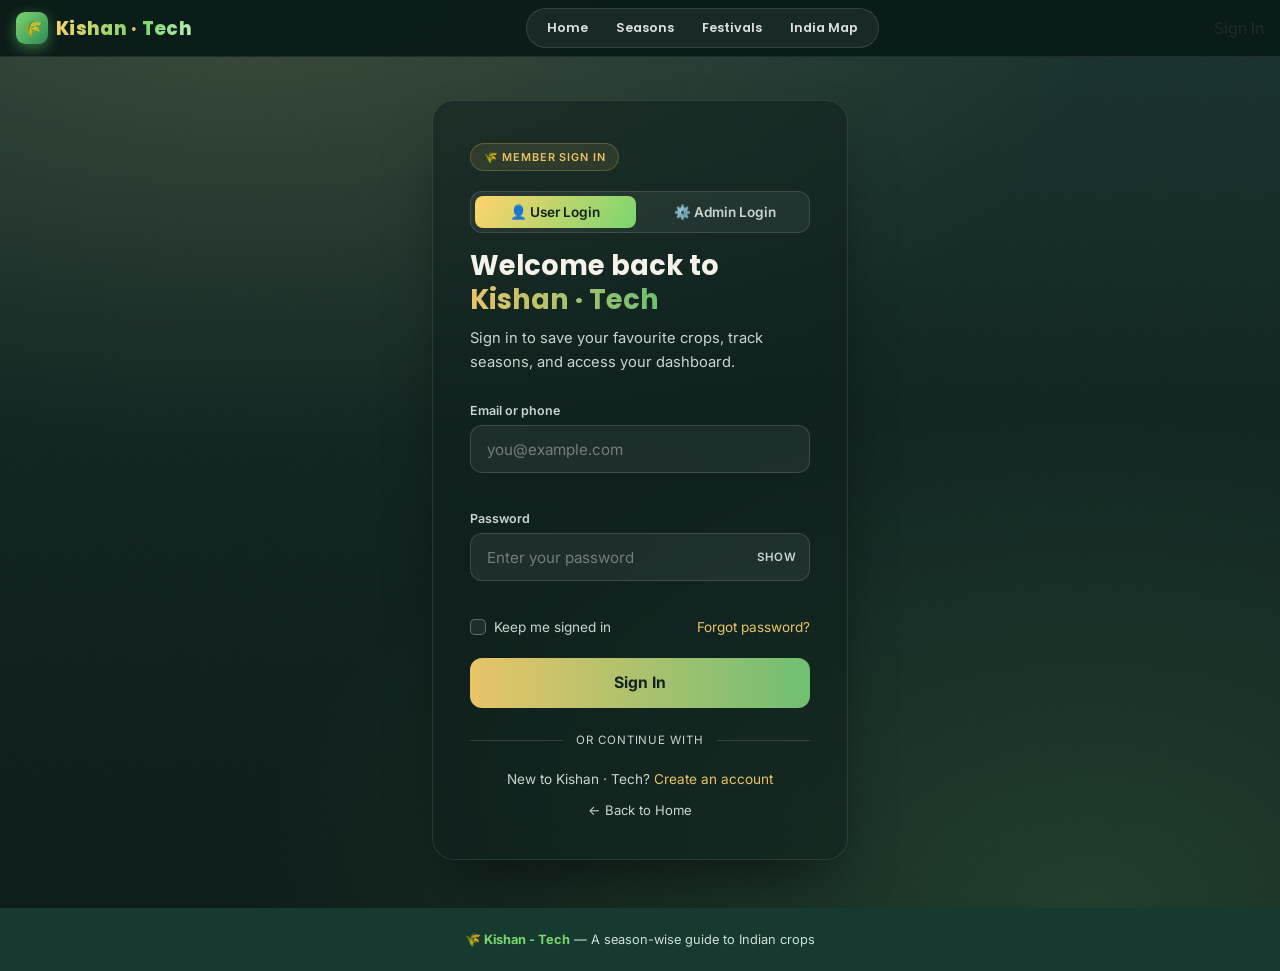
<file: login page/login.html>
<!DOCTYPE html>
<html lang="en">
<head>
  <meta charset="UTF-8" />
  <meta name="viewport" content="width=device-width, initial-scale=1.0" />
  <title>Sign In · Kishan - Tech</title>
  <meta name="description" content="Sign in to Kishan - Tech to save your favourite crops and pick up where you left off." />
  <link rel="preconnect" href="https://fonts.googleapis.com" />
  <link rel="preconnect" href="https://fonts.gstatic.com" crossorigin />
  <link href="https://fonts.googleapis.com/css2?family=Inter:wght@400;500;600&family=Poppins:wght@600;700;800&family=Noto+Sans+Devanagari:wght@400;600;700&display=swap" rel="stylesheet" />
  <link rel="stylesheet" href="../style.css" />
  <script src="https://accounts.google.com/gsi/client" async defer></script>
  <link rel="stylesheet" href="login.css" />
  <link rel="icon" href="data:image/svg+xml,<svg xmlns='http://www.w3.org/2000/svg' viewBox='0 0 100 100'><text y='.9em' font-size='90'>🌾</text></svg>" />
</head>
<body>
  <div id="app">

    <!-- BRAND / NAV BAR -->
    <header class="brand-bar">
      <a href="../index.html" class="brand" title="Go to home" style="text-decoration:none;">
        <span class="logo">🌾</span>
        <span class="brand-text">Kishan&nbsp;<span class="brand-sep">·</span>&nbsp;Tech</span>
      </a>
      <nav class="top-nav">
        <a href="../index.html" class="nav-link">Home</a>
        <a href="../index.html" class="nav-link">Seasons</a>
        <a href="../index.html" class="nav-link">Festivals</a>
        <a href="../index.html" class="nav-link">India Map</a>
      </nav>
      <div class="crumb">
        <span class="current">Sign In</span>
      </div>
    </header>

    <!-- LOGIN VIEW -->
    <main class="login-stage">
      <div class="login-atmosphere" aria-hidden="true"></div>

      <section class="auth-card">
        <div style="display:flex; justify-content:space-between; align-items:center;">
          <span class="auth-eyebrow" id="authEyebrow">🌾 Member Sign In</span>
        </div>

        <!-- Role Toggle Tabs -->
        <div style="display: flex; gap: 8px; margin-top: 1.2rem; background: rgba(255,255,255,0.06); padding: 4px; border-radius: 12px; border: 1px solid rgba(255,255,255,0.12);">
          <button type="button" id="tabUser" style="flex:1; padding: 8px 12px; border-radius: 8px; font-weight: 600; font-size: 0.85rem; color: #10231f; background: linear-gradient(120deg, #ffd36b, #7bd66f); transition: 0.2s;">
            👤 User Login
          </button>
          <button type="button" id="tabAdmin" style="flex:1; padding: 8px 12px; border-radius: 8px; font-weight: 600; font-size: 0.85rem; color: #C9D6D2; background: transparent; transition: 0.2s;">
            ⚙️ Admin Login
          </button>
        </div>

        <h1 class="auth-title" id="authHeading">Welcome back to <span class="auth-accent">Kishan&nbsp;·&nbsp;Tech</span></h1>
        <p class="auth-lede" id="authSub">Sign in to save your favourite crops, track seasons, and access your dashboard.</p>

        <form id="loginForm" novalidate>
          <div class="auth-field">
            <label for="email" id="idLabel">Email or phone</label>
            <div class="auth-input-shell" id="emailShell">
              <input type="text" id="email" name="email" placeholder="you@example.com" autocomplete="username" required>
            </div>
            <span class="auth-err" id="emailErr"></span>
          </div>

          <div class="auth-field">
            <label for="password">Password</label>
            <div class="auth-input-shell" id="pwShell">
              <input type="password" id="password" name="password" placeholder="Enter your password" autocomplete="current-password" required minlength="6">
              <button type="button" class="auth-toggle-pw" id="togglePw" aria-label="Show password">Show</button>
            </div>
            <span class="auth-err" id="pwErr"></span>
          </div>

          <div class="auth-row-between" id="userExtraRow">
            <label class="auth-remember">
              <input type="checkbox" id="remember" name="remember">
              Keep me signed in
            </label>
            <a href="#" class="auth-forgot">Forgot password?</a>
          </div>

          <button type="submit" class="auth-submit" id="submitBtn">
            <span class="auth-spinner"></span><span class="btn-label">Sign In</span>
          </button>

          <div class="auth-status" id="statusBox">Signed in — taking you to the home page…</div>
        </form>

        <div id="socialAuthSection">
          <div class="auth-divider">or continue with</div>
          <div class="auth-oauth">
            <div id="googleBtnWrapper"></div>
          </div>
          <p class="auth-foot-note">New to Kishan · Tech? <a href="register.html">Create an account</a></p>
        </div>

        <a href="../index.html" class="auth-back-link">← Back to Home</a>
      </section>
    </main>

    <footer class="app-footer">
      <p><strong>🌾 Kishan - Tech</strong> — A season-wise guide to Indian crops</p>
    </footer>

  </div>

  <script src="login.js"></script>
</body>
</html>
</file>
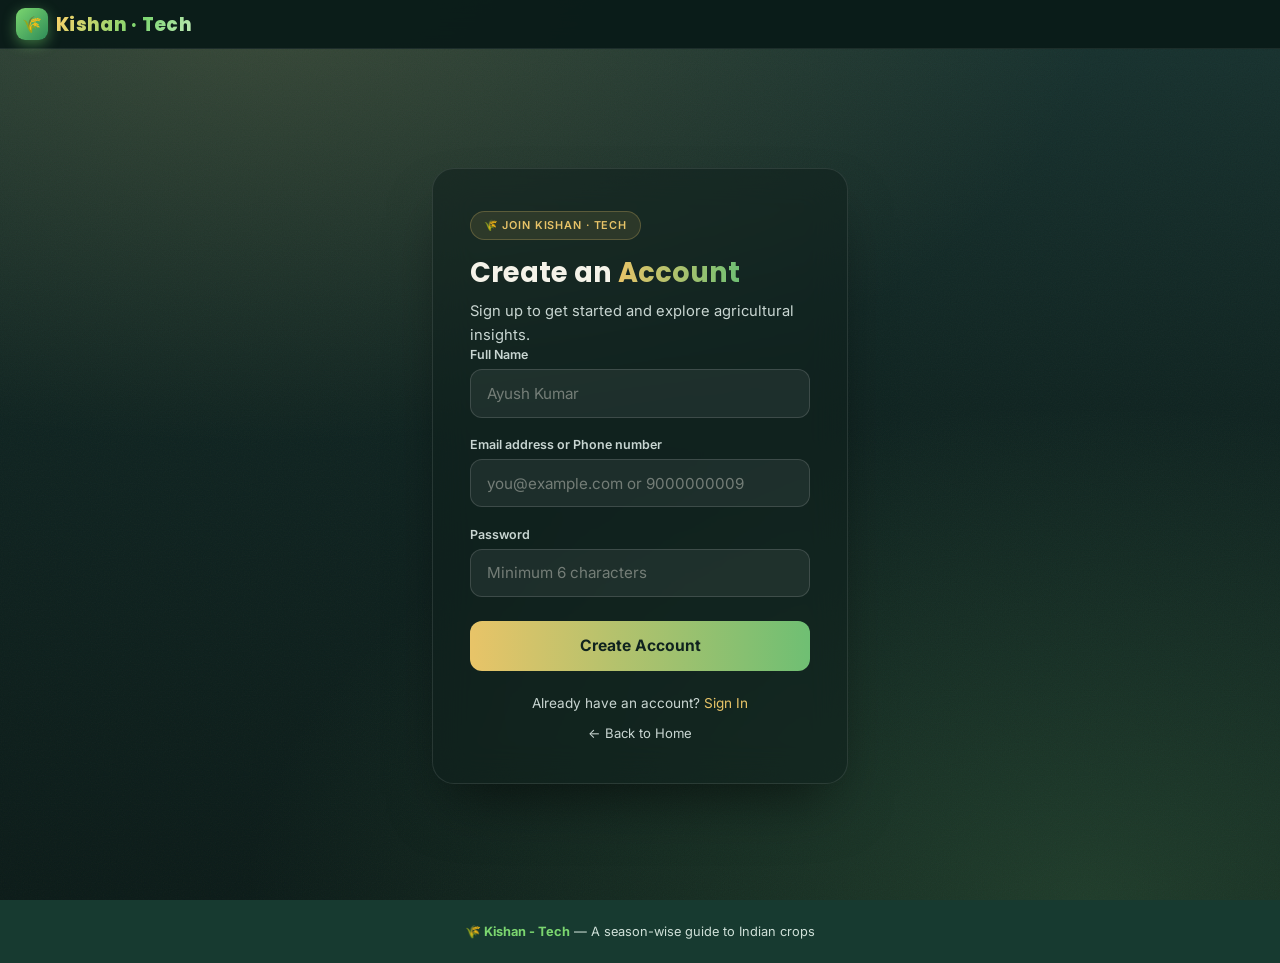
<file: login page/register.html>
<!DOCTYPE html>
<html lang="en">
<head>
  <meta charset="UTF-8" />
  <meta name="viewport" content="width=device-width, initial-scale=1.0" />
  <title>Create Account · Kishan - Tech</title>
  <link rel="preconnect" href="https://fonts.googleapis.com" />
  <link rel="preconnect" href="https://fonts.gstatic.com" crossorigin />
  <link href="https://fonts.googleapis.com/css2?family=Inter:wght@400;500;600&family=Poppins:wght@600;700;800&display=swap" rel="stylesheet" />
  <link rel="stylesheet" href="../style.css" />
  <link rel="stylesheet" href="login.css" />
</head>
<body>
  <div id="app">

    <header class="brand-bar">
      <a href="../index.html" class="brand" style="text-decoration:none;">
        <span class="logo">🌾</span>
        <span class="brand-text">Kishan&nbsp;·&nbsp;Tech</span>
      </a>
    </header>

    <main class="login-stage">
      <div class="login-atmosphere" aria-hidden="true"></div>

      <section class="auth-card">
        <span class="auth-eyebrow">🌾 Join Kishan · Tech</span>

        <h1 class="auth-title">Create an <span class="auth-accent">Account</span></h1>
        <p class="auth-lede">Sign up to get started and explore agricultural insights.</p>

        <form id="registerForm" novalidate>
          <div class="auth-field">
            <label for="name">Full Name</label>
            <div class="auth-input-shell" id="nameShell">
              <input type="text" id="name" name="name" placeholder="Ayush Kumar" required>
            </div>
            <span class="auth-err" id="nameErr"></span>
          </div>

          <div class="auth-field">
            <label for="email">Email address or Phone number</label>
            <div class="auth-input-shell" id="emailShell">
              <input type="text" id="email" name="email or phone" placeholder="you@example.com or 9000000009" required>
            </div>
            <span class="auth-err" id="emailErr"></span>
          </div>

          <div class="auth-field">
            <label for="password">Password</label>
            <div class="auth-input-shell" id="pwShell">
              <input type="password" id="password" name="password" placeholder="Minimum 6 characters" required minlength="6">
            </div>
            <span class="auth-err" id="pwErr"></span>
          </div>

          <button type="submit" class="auth-submit" id="submitBtn">
            <span class="auth-spinner"></span><span class="btn-label">Create Account</span>
          </button>

          <div class="auth-status" id="statusBox"></div>
        </form>

        <p class="auth-foot-note">Already have an account? <a href="login.html">Sign In</a></p>
        <a href="../index.html" class="auth-back-link">← Back to Home</a>
      </section>
    </main>

    <footer class="app-footer">
      <p><strong>🌾 Kishan - Tech</strong> — A season-wise guide to Indian crops</p>
    </footer>

  </div>

  <script src="register.js"></script>
</body>
</html>
</file>
<file: style.css>
/* ============================================================
   KISHAN TECH — Season-based Indian Crop Information
   Stylesheet (Sabhi screen sizes ke liye responsive banaya gaya hai)
   ============================================================ */

/* ---------- Reset aur Base Settings ---------- */
*,
*::before,
*::after { box-sizing: border-box; margin: 0; padding: 0; }

:root {
  --font-head: "Poppins", "Segoe UI", system-ui, sans-serif;
  --font-body: "Inter", "Segoe UI", system-ui, sans-serif;
  --radius: 18px;
  --shadow-sm: 0 4px 14px rgba(0,0,0,.18);
  --shadow-md: 0 10px 30px rgba(0,0,0,.25);
  --shadow-lg: 0 20px 60px rgba(0,0,0,.40);
  --transition: .35s cubic-bezier(.22,.61,.36,1);
}

html, body {
  width: 100%;
  max-width: 100%;
  overflow-x: hidden; /* Faltu horizontal scroll rokne ke liye */
  scroll-behavior: smooth;
}

body {
  font-family: var(--font-body);
  color: #1f2d2a;
  min-height: 100vh;
  background: #eef3f0;
  top: 0px !important;
  position: static !important;
}

img { display: block; max-width: 100%; height: auto; }
button { font-family: inherit; cursor: pointer; border: none; background: none; }
a { color: inherit; text-decoration: none; }

/* ---------- Main App Container ---------- */
#app { 
  min-height: 100vh; 
  position: relative;
  width: 100%;
  overflow-x: hidden;
}

/* ---------- Top Brand Bar (Navbar) ---------- */
.brand-bar {
  position: fixed;
  top: 0; left: 0; right: 0;
  z-index: 100;
  display: flex;
  align-items: center;
  justify-content: space-between;
  padding: 8px 16px;
  background: rgba(10, 28, 24, 0.96);
  backdrop-filter: blur(14px);
  -webkit-backdrop-filter: blur(14px);
  border-bottom: 1px solid rgba(255, 255, 255, 0.08);
  gap: 8px;
}

.brand-bar .brand {
  display: flex; align-items: center; gap: 8px;
  font-family: var(--font-head); font-weight: 800; font-size: 1.15rem;
  letter-spacing: .3px; cursor: pointer; flex-shrink: 0;
}
.brand-bar .brand .logo {
  width: 32px; height: 32px; border-radius: 9px;
  background: linear-gradient(135deg, #7bd66f, #2e8b57);
  display: grid; place-items: center; font-size: 1rem;
  box-shadow: 0 4px 14px rgba(123,214,111,.45);
  transition: transform var(--transition);
}
.brand-bar .brand:hover .logo { transform: rotate(-8deg) scale(1.05); }
.brand-bar .brand-text {
  background: linear-gradient(120deg, #ffd36b, #7bd66f 60%, #bfe9b6);
  -webkit-background-clip: text; background-clip: text;
  -webkit-text-fill-color: transparent;
}
.brand-bar .brand-sep {
  -webkit-text-fill-color: #ffd36b; color: #ffd36b; opacity: .9;
}

/* ---------- Top Navigation Tabs ---------- */
.top-nav {
  display: flex;
  align-items: center;
  gap: 4px;
  background: rgba(255, 255, 255, 0.06);
  border: 1px solid rgba(255, 255, 255, 0.12);
  border-radius: 999px;
  padding: 4px 8px;
  overflow-x: auto;
  white-space: nowrap;
  -webkit-overflow-scrolling: touch;
}
.top-nav::-webkit-scrollbar { display: none; }

.nav-link {
  position: relative;
  padding: 6px 12px; border-radius: 999px;
  color: rgba(255,255,255,.85); font-family: var(--font-head);
  font-weight: 600; font-size: .8rem; cursor: pointer;
  transition: color var(--transition), background var(--transition);
  white-space: nowrap;
}
.nav-link:hover { color: #fff; background: rgba(255,255,255,.12); }
.nav-link.active {
  color: #14302a;
  background: linear-gradient(120deg, #ffd36b, #7bd66f);
  box-shadow: 0 4px 14px rgba(123,214,111,.45);
  font-weight: 700;
}

/* ---------- Header Right Section ---------- */
.header-right {
  display: flex;
  align-items: center;
  gap: 8px;
  flex-shrink: 0;
}

/* ---------- Language Selector aur Google Translate Fix ---------- */
.lang-selector-wrapper {
  display: inline-flex;
  align-items: center;
  gap: 4px;
  background: rgba(255, 255, 255, 0.12);
  border: 1px solid rgba(255, 255, 255, 0.25);
  border-radius: 999px;
  padding: 2px 8px;
  min-height: 32px;
}
.lang-icon { font-size: 0.9rem; }

.goog-te-gadget-simple {
  background-color: transparent !important;
  border: none !important;
  padding: 0 !important;
  font-size: 0.75rem !important;
  font-family: var(--font-head) !important;
  cursor: pointer;
  display: inline-flex !important;
  align-items: center;
}
.goog-te-gadget-simple .goog-te-menu-value {
  color: #ffffff !important;
  margin: 0 !important;
  display: flex !important;
  align-items: center !important;
  gap: 2px !important;
}
.goog-te-gadget-simple .goog-te-menu-value span {
  color: #ffd36b !important;
  text-decoration: none !important;
  border: none !important;
}
.goog-te-gadget-icon, .goog-te-menu-value img { display: none !important; }
.goog-te-banner-frame.skiptranslate { display: none !important; }
.goog-te-menu-frame {
  z-index: 99999999 !important;
  box-shadow: 0 10px 30px rgba(0, 0, 0, 0.4) !important;
}

/* ---------- User Profile Header Dropdown ---------- */
.user-profile-wrapper { position: relative; display: inline-block; }
.user-profile-btn {
  display: flex; align-items: center; gap: 6px;
  background: rgba(255, 255, 255, 0.12);
  border: 1px solid rgba(255, 255, 255, 0.25);
  border-radius: 999px; padding: 2px 8px 2px 3px;
  color: #fff; cursor: pointer;
  height: 32px;
}
.user-avatar { width: 24px; height: 24px; border-radius: 50%; object-fit: cover; }
.user-initial {
  width: 24px; height: 24px; border-radius: 50%;
  background: linear-gradient(135deg, #ffd36b, #7bd66f);
  color: #10231f; font-weight: 700; display: grid; place-items: center; font-size: 0.78rem;
}
.user-name { font-size: 0.78rem; font-weight: 600; max-width: 70px; white-space: nowrap; overflow: hidden; text-overflow: ellipsis; }
.user-profile-btn .arrow { font-size: 0.68rem; opacity: 0.8; }
.user-dropdown {
  position: absolute; top: calc(100% + 8px); right: 0; width: 190px;
  background: #0e2620; border: 1px solid rgba(255, 255, 255, 0.15);
  border-radius: 12px; padding: 10px; box-shadow: 0 10px 30px rgba(0,0,0,0.5);
  display: none; flex-direction: column; z-index: 100; backdrop-filter: blur(12px);
}
.user-dropdown.show { display: flex; }
.user-info-name { font-weight: 700; font-size: 0.88rem; color: #ffd36b; }
.user-info-email { font-size: 0.72rem; color: rgba(255, 255, 255, 0.7); word-break: break-all; }
.user-dropdown hr { border: 0; border-top: 1px solid rgba(255, 255, 255, 0.12); margin: 6px 0; }
.logout-btn {
  width: 100%; text-align: left; padding: 6px 8px; background: transparent; border: 0;
  color: #e9897b; font-weight: 600; font-size: 0.82rem; border-radius: 6px; cursor: pointer;
}

/* Tablet aur Medium screens layout */
@media (max-width: 950px) {
  .brand-bar { flex-wrap: wrap; padding: 8px 14px; }
  .top-nav { order: 3; width: 100%; justify-content: flex-start; margin-top: 4px; }
  .view, #welcome-view { padding-top: 135px !important; }
  .welcome-part-1 { min-height: calc(100vh - 135px) !important; }
}

/* ---------- Views Defaults ---------- */
.view {
  position: relative;
  min-height: 100vh;
  padding-top: 85px;
  display: none;
  width: 100%;
  animation: fadeIn .5s ease both;
  box-sizing: border-box;
}
.view.active { display: block; }

@keyframes fadeIn {
  from { opacity: 0; transform: translateY(12px); }
  to   { opacity: 1; transform: translateY(0); }
}

/* ============================================================
   WELCOME VIEW
   ============================================================ */
#welcome-view {
  background:
    linear-gradient(180deg, rgba(8,30,26,.5), rgba(8,30,26,.85)),
    url("../assets/images/welcome-banner.png") center/cover no-repeat;
  color: #fff;
  display: none;
  flex-direction: column;
  text-align: center;
  padding-top: 85px;
  width: 100%;
}
#welcome-view.active { display: flex; }

.welcome-part-1 {
  position: relative;
  min-height: calc(100vh - 85px);
  display: flex; flex-direction: column;
  align-items: center; justify-content: center;
  padding: 30px 16px;
  width: 100%;
}
.welcome-inner { max-width: 860px; width: 100%; margin: 0 auto; }
.welcome-tag {
  display: inline-block;
  padding: 6px 14px; border-radius: 999px;
  background: rgba(255,255,255,.16);
  border: 1px solid rgba(255,255,255,.3);
  font-size: .75rem; font-weight: 600; letter-spacing: 1px;
  text-transform: uppercase; margin-bottom: 16px;
}
.welcome-title {
  font-family: var(--font-head);
  font-size: clamp(2.2rem, 7vw, 4.5rem);
  font-weight: 800; line-height: 1.1;
  text-shadow: 0 4px 30px rgba(0,0,0,.5);
  margin-bottom: 16px;
}
.welcome-title .accent {
  background: linear-gradient(120deg, #ffd36b, #7bd66f);
  -webkit-background-clip: text; background-clip: text;
  -webkit-text-fill-color: transparent;
}
.welcome-sub {
  font-size: clamp(0.95rem, 2.5vw, 1.2rem);
  font-weight: 400; opacity: .94;
  max-width: 680px; margin: 0 auto 24px;
  line-height: 1.6;
}
.welcome-cta {
  display: inline-flex; align-items: center; gap: 8px;
  padding: 14px 32px; border-radius: 999px;
  background: linear-gradient(120deg, #2e8b57, #46a067);
  color: #fff; font-weight: 700; font-size: 1rem;
  box-shadow: 0 10px 25px rgba(46,139,87,.5);
}

.welcome-stats {
  display: flex; gap: 24px; justify-content: center; flex-wrap: wrap;
  margin-top: 36px;
}
.welcome-stats .stat .num {
  font-family: var(--font-head); font-size: 2rem; font-weight: 800;
  color: #ffd36b;
}
.welcome-stats .stat .lbl { font-size: .8rem; opacity: .9; }

.scroll-hint {
  margin-top: 26px;
  font-family: var(--font-head); font-weight: 600; font-size: .85rem;
  opacity: .8;
}

/* Weather aur Mandi cards responsive containment */
.weather-widget-card,
.mandi-price-card {
  width: calc(100% - 32px) !important;
  max-width: 1000px !important;
  margin: 20px auto !important;
  box-sizing: border-box !important;
}

.welcome-part-2 {
  background: linear-gradient(180deg, rgba(8,30,26,.95), #0e2620);
  padding: 50px 16px 70px;
  width: 100%;
}
.welcome-options-head { max-width: 720px; text-align: center; margin: 0 auto 30px; }
.welcome-options-head .eyebrow {
  display: inline-block; padding: 5px 14px; border-radius: 999px;
  background: rgba(255,211,107,.18); color: #ffd36b;
  font-size: .75rem; font-weight: 700; letter-spacing: 1px;
  text-transform: uppercase; margin-bottom: 10px;
}
.welcome-options-head h2 {
  font-family: var(--font-head); font-size: clamp(1.6rem, 4vw, 2.4rem);
  font-weight: 800; margin-bottom: 8px;
}
.welcome-options-head p { opacity: .85; font-size: .95rem; }

.welcome-options {
  display: grid;
  grid-template-columns: repeat(auto-fit, minmax(240px, 1fr));
  gap: 18px; max-width: 1100px; width: 100%; margin: 0 auto;
}

.welcome-option {
  display: flex; flex-direction: column; align-items: center; text-align: center;
  padding: 28px 20px; border-radius: 18px;
  background: rgba(255,255,255,.07);
  border: 1.5px solid rgba(255,255,255,.14);
  color: #fff; cursor: pointer;
}
.welcome-option .opt-emoji { font-size: 2.5rem; margin-bottom: 12px; }
.welcome-option .opt-title { font-family: var(--font-head); font-weight: 800; font-size: 1.2rem; color: #ffd36b; margin-bottom: 8px; }
.welcome-option .opt-desc { font-size: .88rem; opacity: .88; line-height: 1.5; margin-bottom: 14px; }
.welcome-option .opt-go { font-family: var(--font-head); font-weight: 700; font-size: .9rem; color: #7bd66f; }

/* ============================================================
   KISAN HELP & SCHEMES VIEW
   ============================================================ */
#kisan-help-view { background: #f4f8f6; padding-bottom: 50px; }
.help-container { max-width: 1100px; margin: 16px auto; padding: 0 16px; }
.help-block-title { display: flex; align-items: center; gap: 10px; margin-bottom: 16px; }
.help-block-title span { font-size: 1.6rem; }
.help-block-title h3 { font-family: var(--font-head); font-size: 1.3rem; color: #173a30; font-weight: 800; }

.helpline-cards-grid {
  display: grid;
  grid-template-columns: repeat(auto-fit, minmax(280px, 1fr));
  gap: 16px;
}
.helpline-card {
  background: #fff; border-radius: 16px; padding: 20px;
  box-shadow: var(--shadow-sm); border: 1.5px solid #e1ebe5;
}
.helpline-card .hl-badge {
  padding: 4px 10px; border-radius: 999px; font-size: 0.75rem; font-weight: 700; margin-bottom: 10px;
}
.helpline-card.india-card .hl-badge { background: #eaf4ee; color: #1e6c43; }
.helpline-card.bihar-card .hl-badge { background: #fff8eb; color: #a46d1b; }
.helpline-card.district-card .hl-badge { background: #eef3ff; color: #2e55a4; }
.helpline-card h4 { font-family: var(--font-head); font-size: 1.15rem; color: #173a30; margin-bottom: 6px; }
.helpline-card p { font-size: 0.88rem; color: #5d716a; line-height: 1.5; margin-bottom: 14px; }
.helpline-card .hl-number a {
  display: inline-block; background: linear-gradient(135deg, #1b4d3e, #2e8b57);
  color: #ffd36b; font-size: 1.1rem; font-weight: 800; padding: 10px 16px; border-radius: 10px;
}

.district-res-box {
  background: #f6faf8; border: 1px solid #dbeae2; border-radius: 10px; padding: 10px;
  font-size: 0.85rem; color: #274b40; line-height: 1.45;
}

.schemes-grid, .facilities-grid {
  display: grid;
  grid-template-columns: repeat(auto-fit, minmax(250px, 1fr));
  gap: 16px;
}
.scheme-item, .facility-card {
  background: #fff; border-radius: 14px; padding: 18px;
  box-shadow: var(--shadow-sm); border: 1px solid #e1eae5;
}
.scheme-item { border-top: 4px solid #2e8b57; }

/* Kisan Financial Benefits Schemes Link Style (Blue Hyperlink) */
.scheme-item .sc-link {
  display: inline-block;
  margin-top: 10px;
  color: #1a73e8 !important;
  font-weight: 600;
  font-size: 0.88rem;
  text-decoration: underline !important;
  transition: color 0.2s ease, text-decoration 0.2s ease;
  cursor: pointer;
}

.scheme-item .sc-link:hover {
  color: #0b57d0 !important;
  text-decoration: none !important;
}

.scheme-item .sc-link:visited {
  color: #1a73e8 !important;
}

/* ============================================================
   SEASONS VIEW
   ============================================================ */
#season-view { background: linear-gradient(180deg, #dfe9e4, #c9d8d0); }
.section-head { text-align: center; padding: 24px 16px 10px; }
.section-head .eyebrow { font-size: .75rem; font-weight: 700; letter-spacing: 1.5px; text-transform: uppercase; color: #2e8b57; }
.section-head h2 { font-family: var(--font-head); font-size: clamp(1.6rem, 4vw, 2.5rem); font-weight: 800; color: #173a30; }
.section-head p { margin-top: 6px; color: #4a5d56; font-size: .95rem; }

.season-grid {
  display: grid; grid-template-columns: repeat(auto-fit, minmax(280px, 1fr));
  gap: 20px; max-width: 1180px; margin: 20px auto 50px; padding: 0 16px;
}
.season-card {
  position: relative; height: 380px; border-radius: var(--radius);
  overflow: hidden; cursor: pointer; box-shadow: var(--shadow-md);
}
.season-card .bg { position: absolute; inset: 0; background-size: cover; background-position: center; }
.season-card .overlay {
  position: absolute; inset: 0; display: flex; flex-direction: column; justify-content: flex-end;
  padding: 20px; color: #fff; background: linear-gradient(180deg, rgba(0,0,0,.05) 30%, rgba(0,0,0,.8) 100%);
}
.season-card .icon { font-size: 2.2rem; margin-bottom: 4px; }
.season-card h3 { font-family: var(--font-head); font-size: 1.6rem; font-weight: 800; }
.season-card .meta { font-size: .85rem; opacity: .9; }
.season-card .desc { font-size: .85rem; opacity: .85; margin-top: 8px; line-height: 1.45; }
.season-card .go { margin-top: 12px; font-weight: 700; font-size: .9rem; }

/* ============================================================
   CROPS & CROP GRID
   ============================================================ */
#crops-view { padding-bottom: 50px; }
.crops-hero {
  position: relative; height: 220px; display: flex; align-items: center; justify-content: center;
  text-align: center; color: #fff; overflow: hidden;
}
.crops-hero .bg { position: absolute; inset: 0; background-size: cover; background-position: center; }
.crops-hero .bg::after { content: ""; position: absolute; inset: 0; background: rgba(0,0,0,.5); }
.crops-hero .hero-inner { position: relative; z-index: 2; padding: 0 16px; }
.crops-hero .icon { font-size: 2.5rem; }
.crops-hero h2 { font-family: var(--font-head); font-size: clamp(1.8rem,4vw,2.5rem); font-weight: 800; }

.crops-toolbar {
  position: sticky; top: 60px; z-index: 20;
  display: flex; gap: 10px; align-items: center; flex-wrap: wrap;
  padding: 12px 16px; margin: 0 auto; max-width: 1180px;
  background: rgba(255,255,255,.94); backdrop-filter: blur(8px);
  border-radius: 0 0 14px 14px; box-shadow: var(--shadow-sm);
}
.search-wrap { position: relative; flex: 1; min-width: 180px; }
.search-wrap .sicon { position: absolute; left: 12px; top: 50%; transform: translateY(-50%); color: #8aa; }
.search-wrap input {
  width: 100%; padding: 10px 14px 10px 38px; border-radius: 999px;
  border: 1.5px solid #e2ebe6; font-size: .9rem; outline: none; background: #f6faf8;
}
.count-pill { padding: 6px 12px; border-radius: 999px; background: #eaf4ee; color: #2e8b57; font-weight: 700; font-size: .8rem; }

.crop-grid {
  display: grid;
  grid-template-columns: repeat(auto-fill, minmax(210px, 1fr));
  gap: 16px; max-width: 1180px; margin: 20px auto; padding: 0 16px;
}
.crop-card {
  background: #fff; border-radius: var(--radius); overflow: hidden;
  box-shadow: var(--shadow-sm); display: flex; flex-direction: column; cursor: pointer;
}
.crop-card .thumb { height: 140px; background: #eef3f0; position: relative; }
.crop-card .thumb img { width: 100%; height: 100%; object-fit: cover; }
.crop-card .body { padding: 12px 14px; flex: 1; display: flex; flex-direction: column; }
.crop-card .name { font-family: var(--font-head); font-weight: 700; font-size: 1.05rem; color: #173a30; }
.crop-card .hindi-name { font-size: .92rem; color: #2e8b57; font-weight: 600; }
.crop-card .sci { font-size: .74rem; color: #8aa098; font-style: italic; }
.crop-card .tags { margin-top: 8px; display: flex; flex-wrap: wrap; gap: 4px; }
.crop-card .tag { font-size: .7rem; padding: 2px 7px; border-radius: 999px; background: #eaf4ee; color: #2e8b57; font-weight: 600; }
.crop-card .crop-desc { margin-top: 8px; font-size: .8rem; color: #46605a; line-height: 1.4; display: -webkit-box; -webkit-line-clamp: 2; -webkit-box-orient: vertical; overflow: hidden; }
.crop-card .more { margin-top: 10px; font-size: .8rem; font-weight: 700; color: #2e8b57; }

/* ============================================================
   AGRICULTURE & FESTIVALS VIEW
   ============================================================ */
.agri-hero {
  background: linear-gradient(135deg, #1a4a3a, #2e8b57);
  padding: 60px 24px 50px; text-align: center; color: #fff;
  position: relative; overflow: hidden;
}
.agri-hero-inner { max-width: 760px; margin: 0 auto; position: relative; z-index: 2; }
.agri-hero .eyebrow {
  display: inline-block; background: rgba(255,255,255,.18);
  padding: 6px 16px; border-radius: 999px; font-size: .8rem;
  font-weight: 600; letter-spacing: 1px; margin-bottom: 14px;
  text-transform: uppercase;
}
.agri-hero h2 { font-family: var(--font-head); font-size: 2.2rem; font-weight: 800; margin-bottom: 12px; }
.agri-hero p { font-size: 1.05rem; line-height: 1.6; opacity: .95; }
.agri-content { max-width: 920px; margin: 0 auto; padding: 36px 24px 20px; }
.agri-card {
  background: #fff; border-radius: 16px; padding: 28px;
  margin-bottom: 22px; box-shadow: 0 4px 20px rgba(0,0,0,.06);
  border-top: 4px solid #2e8b57; position: relative;
}
.agri-card-icon { font-size: 2rem; margin-bottom: 10px; }
.agri-card h3 {
  font-family: var(--font-head); font-size: 1.3rem; font-weight: 700;
  color: #173a30; margin-bottom: 12px;
}
.agri-card p { font-size: .98rem; line-height: 1.75; color: #3a4f47; }
.agri-festivals-head { text-align: center; margin: 40px 0 24px; }
.agri-festivals-head .eyebrow {
  display: inline-block; background: #eaf4ee; color: #2e8b57;
  padding: 6px 16px; border-radius: 999px; font-size: .8rem;
  font-weight: 600; letter-spacing: 1px; margin-bottom: 12px;
  text-transform: uppercase;
}
.agri-festivals-head h3 {
  font-family: var(--font-head); font-size: 1.7rem; font-weight: 800;
  color: #173a30; margin-bottom: 10px;
}
.agri-festivals-head p { font-size: .98rem; color: #4a5f57; max-width: 600px; margin: 0 auto; line-height: 1.6; }

.festival-grid {
  display: grid; grid-template-columns: repeat(auto-fill, minmax(300px, 1fr));
  gap: 18px; margin-top: 10px;
}
.festival-card {
  background: #fff; border-radius: 14px; padding: 22px;
  box-shadow: 0 3px 14px rgba(0,0,0,.06);
  border-left: 4px solid #ccc;
}
.festival-card.season-summer { border-left-color: #f0a020; }
.festival-card.season-winter { border-left-color: #5b9bd5; }
.festival-card.season-rain   { border-left-color: #2e8b57; }

/* ============================================================
   INDIA MAP VIEW (MOBILE OPTIMIZED CHIPS & STAGE)
   ============================================================ */
.map-crop-bar {
  display: flex;
  gap: 10px;
  overflow-x: auto;
  padding: 12px 14px;
  max-width: 100%;
  margin: 12px auto 18px;
  background: #ffffff;
  border-radius: 14px;
  box-shadow: 0 4px 16px rgba(0,0,0,0.06);
  -webkit-overflow-scrolling: touch;
  align-items: center;
}
.map-crop-bar::-webkit-scrollbar { height: 4px; }

.map-crop-btn {
  display: inline-flex !important;
  flex-direction: row !important;
  align-items: center !important;
  gap: 8px !important;
  padding: 8px 16px !important;
  border-radius: 999px !important;
  border: 1.5px solid #dcdcdc;
  background: #f6faf8;
  color: #173a30;
  font-size: 0.86rem;
  font-weight: 600;
  cursor: pointer;
  white-space: nowrap !important;
  flex-shrink: 0 !important;
  height: 42px !important;
}

.map-crop-btn img {
  width: 24px !important;
  height: 24px !important;
  border-radius: 50% !important;
  object-fit: cover !important;
  flex-shrink: 0;
}

.map-crop-btn.active {
  background: #173a30 !important;
  color: #ffd36b !important;
  border-color: #173a30 !important;
}

.map-layout {
  display: flex; gap: 20px; max-width: 1100px; margin: 0 auto;
  padding: 10px 16px;
}
.map-stage { flex: 0 0 52%; position: relative; background: #f4f7f5; border-radius: 14px; padding: 10px; overflow: hidden; }
.india-map-img { width: 100%; display: block; border-radius: 8px; }
.state-pin { position: absolute; transform: translate(-50%, -50%); display: flex; flex-direction: column; align-items: center; z-index: 10; }
.state-pin-marker { font-size: 1.4rem; }
.state-pin-label { background: rgba(14, 38, 32, 0.95); color: #ffd36b; font-size: 0.68rem; font-weight: 700; padding: 2px 6px; border-radius: 4px; }
.map-controls { flex: 1; display: flex; flex-direction: column; gap: 10px; }
.map-info-box { background: #fff; border-radius: 12px; padding: 16px; border-left: 4px solid #2e8b57; }

/* Detail Hero Section */
.detail-hero { min-height: 340px; position: relative; display: flex; align-items: flex-end; color: #fff; }
.detail-hero .bg { position: absolute; inset: 0; background-size: cover; background-position: center; }
.detail-hero .bg::after { content: ""; position: absolute; inset: 0; background: linear-gradient(180deg, rgba(0,0,0,.2), rgba(0,0,0,.85)); }
.detail-hero .dh-inner { position: relative; z-index: 2; padding: 20px 16px; max-width: 1000px; margin: 0 auto; width: 100%; }
.detail-hero .back-btn { padding: 6px 14px; border-radius: 999px; background: rgba(255,255,255,.2); color: #fff; font-size: .82rem; margin-bottom: 12px; }
.detail-hero h1 { font-family: var(--font-head); font-size: clamp(1.8rem,5vw,2.8rem); font-weight: 800; }
.detail-content { max-width: 1000px; margin: -20px auto 0; position: relative; z-index: 3; padding: 0 16px; }
.detail-card { background: #fff; border-radius: var(--radius); padding: 20px; box-shadow: var(--shadow-md); }
.fact-grid { display: grid; grid-template-columns: 1fr; gap: 12px; }
@media (min-width: 640px) { .fact-grid { grid-template-columns: repeat(2, 1fr); } }
.fact { display: flex; gap: 12px; padding: 14px; border-radius: 12px; background: #f6faf8; border: 1px solid #e6efe9; }
.fact .fact-icon { width: 40px; height: 40px; border-radius: 10px; display: grid; place-items: center; font-size: 1.1rem; background: #2e8b57; color: #fff; }

.map-bottom-nav { display: flex; gap: 10px; justify-content: center; padding: 24px 16px 40px; flex-wrap: wrap; }
.btn {
  padding: 10px 22px; border-radius: 999px; border: 1.5px solid #cdd9d2;
  background: #fff; color: #3a4f47; font-weight: 600; font-size: .88rem; cursor: pointer;
}
.btn-primary { background: #2e8b57; color: #fff; border-color: #2e8b57; }

.app-footer { text-align: center; padding: 24px 16px; background: #173a30; color: #cfe0d8; font-size: .8rem; }
.app-footer strong { color: #7bd66f; }

.loader { position: fixed; inset: 0; z-index: 200; display: grid; place-items: center; background: #14302a; color: #fff; }
.loader.hide { display: none; }
.loader .spin { width: 44px; height: 44px; border-radius: 50%; border: 4px solid rgba(255,255,255,.2); border-top-color: #7bd66f; animation: rot 1s linear infinite; margin: 0 auto 10px; }
@keyframes rot { to { transform: rotate(360deg); } }

.music-player { position: fixed; bottom: 16px; right: 16px; z-index: 150; }
.music-btn { background: #173a30; color: #fff; border-radius: 999px; padding: 8px 12px; font-size: 0.9rem; }

/* ============================================================
   MOBILE KE SPECIFIC FIXES (SABHI PHONE SCREENS KE LIYE)
   ============================================================ */
@media (max-width: 768px) {
  /* 1. Mobile me Navbar ka layout */
  .brand-bar {
    flex-wrap: wrap;
    padding: 6px 12px;
    gap: 6px;
  }

  .brand-bar .brand {
    font-size: 1rem;
  }

  .brand-bar .brand .logo {
    width: 28px;
    height: 28px;
    font-size: 0.88rem;
  }

  /* Right section (Language + Profile icon) */
  .header-right {
    gap: 6px;
  }
  .lang-selector-wrapper {
    padding: 2px 6px;
    min-height: 28px;
  }
  .user-profile-btn {
    height: 28px;
    padding: 2px 6px 2px 2px;
  }
  .user-name {
    display: none; /* Mobile me space bachane ke liye naam hide kiya hai */
  }

  /* Tabs slider jo logo aur profile ke niche aayega */
  .top-nav {
    order: 3;
    width: 100%;
    margin-top: 2px;
    padding: 4px 6px;
    overflow-x: auto;
    justify-content: flex-start;
  }
  .nav-link {
    padding: 4px 10px;
    font-size: 0.74rem;
  }

  /* 2. Sabhi views ko navbar ke pichhe katne se rokne ke liye safe top padding */
  .view, 
  #welcome-view, 
  #agri-view, 
  #india-map-view, 
  #kisan-help-view, 
  #season-view,
  #recommend-view,
  #favorites-view,
  #admin-view,
  #calculator-view {
    padding-top: 145px !important;
  }
  
  .welcome-part-1 {
    min-height: calc(100vh - 145px) !important;
    padding-top: 15px;
  }

  /* 3. Agri hero section text sizing */
  .agri-hero {
    padding: 24px 16px !important;
  }
  .agri-hero h2 {
    font-size: 1.6rem !important;
  }

  /* 4. Map Layout mobile screen size me fit karne ke liye */
  .map-layout {
    flex-direction: column !important;
    padding: 0 12px 20px !important;
    gap: 14px !important;
    width: 100% !important;
  }

  .map-stage {
    flex: 1 1 100% !important;
    width: 100% !important;
    padding: 8px !important;
    box-sizing: border-box !important;
  }

  .india-map-img {
    width: 100% !important;
    height: auto !important;
    display: block !important;
  }

  .map-crop-bar {
    margin: 0 12px 14px !important;
    width: calc(100% - 24px) !important;
  }

  /* 5. Weather aur Mandi cards mobile fix */
  .weather-widget-card,
  .mandi-price-card {
    width: calc(100% - 24px) !important;
    margin: 16px auto !important;
    padding: 16px !important;
    overflow: hidden;
  }

  /* Mandi table horizontal scrolling */
  .mandi-price-card > div[style*="overflow-x"] {
    width: 100% !important;
    overflow-x: auto !important;
    -webkit-overflow-scrolling: touch;
  }
  .mandi-price-card table {
    min-width: 500px;
  }
}
</file>
<file: login page/login.css>
/* ==========================================================
   login.css
   Only adds NEW classes (auth-*, login-*) — nothing here
   overrides or redeclares anything from style.css, so the
   header/footer keep using your real site styles untouched.
   ========================================================== */

:root{
  --auth-gold:   #E8C468;
  --auth-leaf:   #6FBF73;
  --auth-forest: #0B1F1C;
  --auth-cream:  #F5F3E9;
  --auth-mist:   #C9D6D2;
  --auth-danger: #E9897B;
}

/* ---------- stage / backdrop ---------- */
.login-stage{
  position:relative;
  min-height:100vh;
  display:flex;
  align-items:center;
  justify-content:center;
  padding:100px 1.5rem 3rem 1.5rem;
  overflow-y:auto;
  font-family:'Inter', sans-serif;
  color:var(--auth-cream);
  box-sizing:border-box;
}

.login-atmosphere{
  position:absolute; inset:0; z-index:-1;
  background:
    radial-gradient(120% 90% at 20% 0%, rgba(232,196,104,.16), transparent 55%),
    radial-gradient(120% 100% at 85% 100%, rgba(111,191,115,.20), transparent 55%),
    linear-gradient(180deg, #17322f 0%, #0e2320 45%, #0a1a17 100%);
}
.login-atmosphere::after{
  content:"";
  position:absolute; inset:0;
  background-image:url("data:image/svg+xml,%3Csvg xmlns='http://www.w3.org/2000/svg' width='140' height='140'%3E%3Cfilter id='n'%3E%3CfeTurbulence type='fractalNoise' baseFrequency='0.85' numOctaves='2' stitchTiles='stitch'/%3E%3C/filter%3E%3Crect width='100%25' height='100%25' filter='url(%23n)' opacity='0.04'/%3E%3C/svg%3E");
}

/* ---------- card ---------- */
.auth-card{
  position:relative;
  z-index:1;
  width:100%;
  max-width:26rem;
  background:rgba(15,32,29,.55);
  border:1px solid rgba(255,255,255,.10);
  border-radius:22px;
  padding:2.6rem 2.3rem;
  backdrop-filter:blur(18px);
  -webkit-backdrop-filter:blur(18px);
  box-shadow:0 30px 60px -20px rgba(0,0,0,.55);
}

.auth-eyebrow{
  display:inline-block;
  font-size:.68rem;
  font-weight:600;
  letter-spacing:.08em;
  text-transform:uppercase;
  color:var(--auth-gold);
  background:rgba(232,196,104,.10);
  border:1px solid rgba(232,196,104,.25);
  padding:.4rem .8rem;
  border-radius:999px;
}

.auth-title{
  font-family:'Poppins', sans-serif;
  font-weight:700;
  font-size:1.7rem;
  line-height:1.25;
  margin-top:1rem;
}
.auth-accent{
  background:linear-gradient(90deg, var(--auth-gold), var(--auth-leaf));
  -webkit-background-clip:text;
  background-clip:text;
  color:transparent;
}

.auth-lede{
  margin-top:.65rem;
  color:var(--auth-mist);
  font-size:.92rem;
  line-height:1.6;
}

#loginForm{ margin-top:1.8rem; display:flex; flex-direction:column; gap:1.15rem; }

.auth-field{ display:flex; flex-direction:column; gap:.45rem; }
.auth-field label{
  font-size:.78rem;
  font-weight:600;
  color:var(--auth-mist);
}

.auth-input-shell{
  display:flex;
  align-items:center;
  background:rgba(255,255,255,.06);
  border:1px solid rgba(255,255,255,.14);
  border-radius:12px;
  transition:border-color .18s ease, box-shadow .18s ease;
}
.auth-input-shell:focus-within{
  border-color:var(--auth-leaf);
  box-shadow:0 0 0 3px rgba(111,191,115,.18);
}
.auth-input-shell.error{ border-color:var(--auth-danger); }
.auth-input-shell.error:focus-within{ box-shadow:0 0 0 3px rgba(233,137,123,.18); }

.auth-input-shell input{
  flex:1;
  background:transparent;
  border:0;
  outline:0;
  color:var(--auth-cream);
  font-size:.95rem;
  padding:.85rem 1rem;
  font-family:'Inter', sans-serif;
}
.auth-input-shell input::placeholder{ color:rgba(245,243,233,.4); }

.auth-toggle-pw{
  background:none;
  border:0;
  color:var(--auth-mist);
  cursor:pointer;
  padding:.5rem .9rem;
  font-size:.72rem;
  font-weight:600;
  text-transform:uppercase;
  letter-spacing:.04em;
  font-family:'Inter', sans-serif;
}
.auth-toggle-pw:hover{ color:var(--auth-gold); }

.auth-err{ font-size:.76rem; color:var(--auth-danger); min-height:1em; display:block; }

.auth-row-between{ display:flex; align-items:center; justify-content:space-between; font-size:.85rem; }

.auth-remember{ display:flex; align-items:center; gap:.5rem; color:var(--auth-mist); cursor:pointer; user-select:none; }
.auth-remember input{
  appearance:none;
  width:16px; height:16px;
  border:1px solid rgba(255,255,255,.3);
  border-radius:5px;
  background:rgba(255,255,255,.06);
  display:grid;
  place-content:center;
  cursor:pointer;
}
.auth-remember input::before{
  content:"";
  width:8px; height:8px;
  border-radius:2px;
  background:var(--auth-leaf);
  transform:scale(0);
  transition:transform .12s ease;
}
.auth-remember input:checked::before{ transform:scale(1); }
.auth-remember input:checked{ border-color:var(--auth-leaf); }

.auth-forgot{ color:var(--auth-gold); text-decoration:none; }
.auth-forgot:hover{ color:var(--auth-leaf); }

.auth-submit{
  margin-top:.3rem;
  width:100%;
  padding:.95rem 1rem;
  background:linear-gradient(90deg, var(--auth-gold), var(--auth-leaf));
  color:#10231f;
  border:0;
  border-radius:12px;
  font-weight:700;
  font-size:.98rem;
  cursor:pointer;
  font-family:'Inter', sans-serif;
  transition:transform .12s ease, filter .18s ease;
}
.auth-submit:hover{ filter:brightness(1.06); }
.auth-submit:active{ transform:scale(.985); }
.auth-submit[disabled]{ opacity:.75; cursor:progress; }

.auth-spinner{
  display:none;
  width:14px; height:14px;
  border:2px solid rgba(16,35,31,.3);
  border-top-color:#10231f;
  border-radius:50%;
  margin-right:.5rem;
  vertical-align:-2px;
  animation:auth-spin .7s linear infinite;
}
.auth-submit.loading .auth-spinner{ display:inline-block; }
@keyframes auth-spin{ to{ transform:rotate(360deg); } }

.auth-divider{
  display:flex; align-items:center; gap:.8rem;
  margin:1.6rem 0 1.1rem;
  color:var(--auth-mist);
  font-size:.72rem;
  text-transform:uppercase;
  letter-spacing:.08em;
}
.auth-divider::before,.auth-divider::after{ content:""; flex:1; height:1px; background:rgba(255,255,255,.14); }

.auth-oauth button{
  width:100%;
  display:flex; align-items:center; justify-content:center; gap:.6rem;
  padding:.75rem 1rem;
  background:rgba(255,255,255,.06);
  border:1px solid rgba(255,255,255,.14);
  border-radius:12px;
  color:var(--auth-cream);
  font-size:.88rem;
  font-weight:500;
  cursor:pointer;
  font-family:'Inter', sans-serif;
  transition:border-color .15s ease, background .15s ease;
}
.auth-oauth button:hover{ border-color:var(--auth-gold); background:rgba(255,255,255,.09); }
.auth-oauth svg{ width:17px; height:17px; }

.auth-foot-note{ margin-top:1.5rem; text-align:center; font-size:.85rem; color:var(--auth-mist); }
.auth-foot-note a{ color:var(--auth-gold); text-decoration:none; }
.auth-foot-note a:hover{ color:var(--auth-leaf); }

.auth-back-link{
  display:block;
  text-align:center;
  margin-top:.9rem;
  font-size:.82rem;
  color:var(--auth-mist);
  text-decoration:none;
}
.auth-back-link:hover{ color:var(--auth-gold); }

.auth-status{
  margin-top:.9rem;
  padding:.75rem .9rem;
  border-radius:10px;
  background:rgba(111,191,115,.12);
  border:1px solid rgba(111,191,115,.35);
  color:#B7E0BA;
  font-size:.84rem;
  display:none;
}
.auth-status.show{ display:block; }

/* keyboard focus */
.login-stage a:focus-visible,
.login-stage button:focus-visible,
.login-stage input:focus-visible{
  outline:2px solid var(--auth-gold);
  outline-offset:2px;
}

@media (max-width:768px){
  .login-stage{
    padding-top:130px;
    padding-bottom:2rem;
    align-items:flex-start;
  }
  .auth-card{
    padding:1.8rem 1.25rem;
    border-radius:18px;
    width:100%;
  }
  .auth-title{
    font-size:1.4rem;
  }
}
</file>
